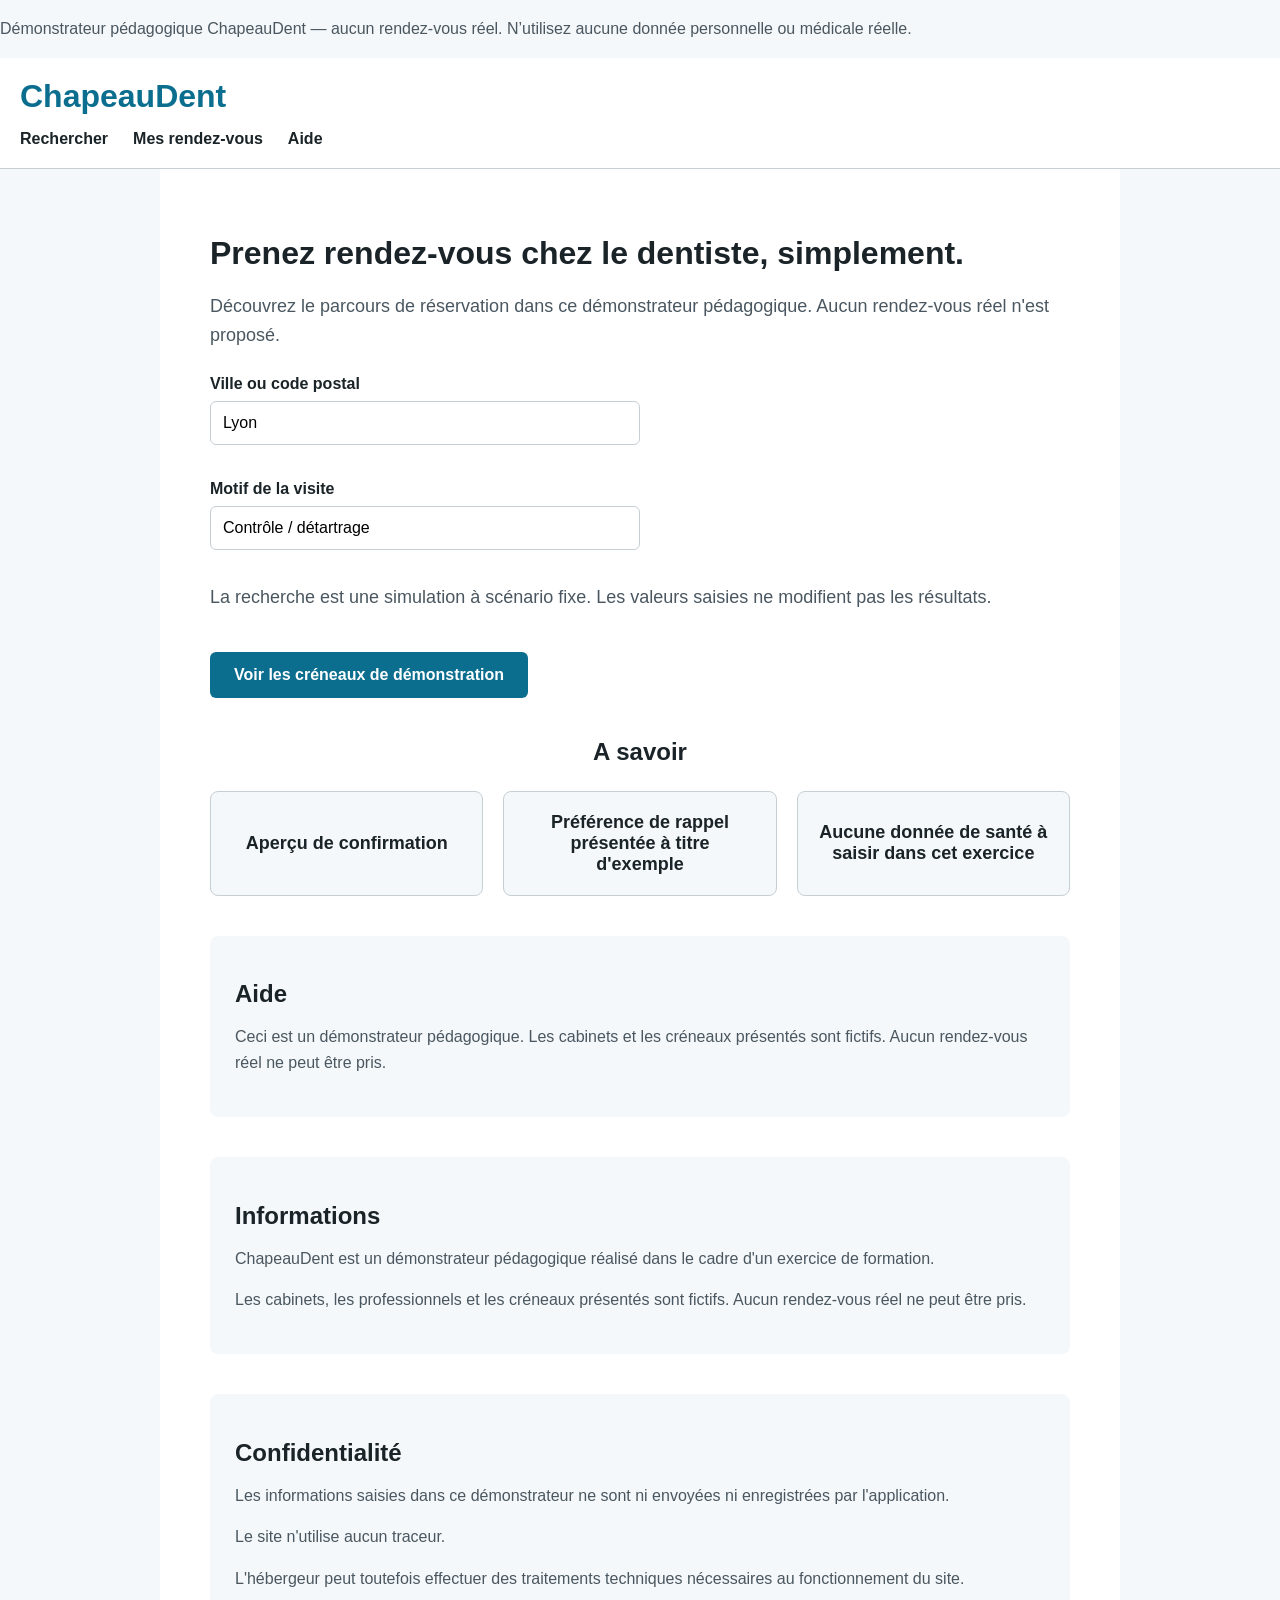
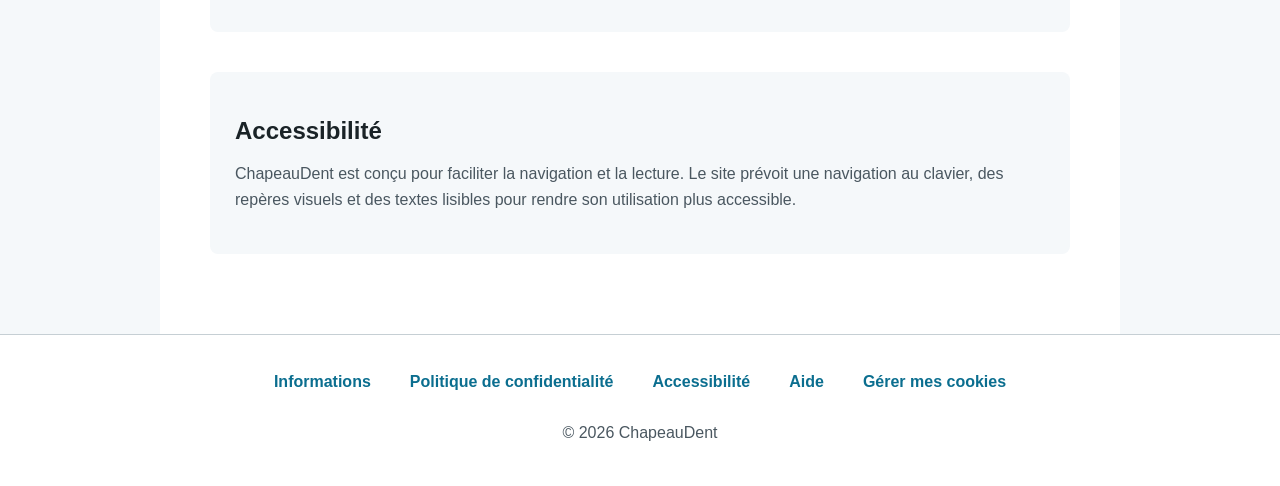
<file: index.html>
<!DOCTYPE html>
<html lang="fr">

<head>
    <meta charset="UTF-8">
    <meta name="viewport" content="width=device-width, initial-scale=1.0">
    <title>Accueil - ChapeauDent</title>
    <link rel="stylesheet" href="assets/css/styles.css">
</head>

<body class="page-accueil">
    <!-- Avertissement -->
    <p> Démonstrateur pédagogique ChapeauDent — aucun rendez-vous réel. N’utilisez aucune donnée personnelle ou médicale
        réelle. </p>
    <!-- Lien pour acceder au contenu principal de la page -->
    <a href="#contenu-principal" class="lien-contenu">Aller au contenu principal</a>
    <header>
        <!-- Nom du site-->
        <h1>ChapeauDent</h1>
        <nav>
            <!-- Lien vers les différentes pages -->
            <a href="index.html#recherche">Rechercher</a>
            <a href="confirmation.html#mes-rendez-vous">Mes rendez-vous</a>
            <a href="index.html#aide">Aide</a>
        </nav>

    </header>
    <main id="contenu-principal">
        <!-- Présentation et recherche -->
        <section id="recherche">
            <h2 class="titre-accueil">Prenez rendez-vous chez le dentiste, simplement.</h2>
            <p>Découvrez le parcours de réservation dans ce démonstrateur pédagogique. Aucun rendez-vous réel n'est
                proposé.</p>
            <!-- Champ de recherche pour la ville/code postal-->
            <label for="ville">Ville ou code postal</label>
            <input type="text" id="ville" value="Lyon" class="champ-formulaire">
            <!-- Champ de recherche pour le motif de la visite -->
            <label for="motif">Motif de la visite</label>
            <input type="text" id="motif" value="Contrôle / détartrage" class="champ-formulaire">
            <p>La recherche est une simulation à scénario fixe. Les valeurs saisies ne modifient pas les résultats.</p>
            <!-- Bouton de recherche-->
            <a href="resultats.html" class="bouton-principal">Voir les créneaux de démonstration</a>
        </section>
        <!-- Elements de reassurance -->
        <section class="cartes-reassurance">
            <h2>A savoir</h2>
            <div class="grille-reassurance">
                <div>
                    <h3>Aperçu de confirmation</h3>
                </div>
                <div>
                    <h3>Préférence de rappel présentée à titre d'exemple</h3>
                </div>
                <div>
                    <h3>Aucune donnée de santé à saisir dans cet exercice</h3>
                </div>
            </div>
        </section>
        <!-- Section Aide -->
        <section id="aide" class="section-information">
            <h2>Aide</h2>
            <p>Ceci est un démonstrateur pédagogique. Les cabinets et les créneaux présentés sont fictifs. Aucun
                rendez-vous réel ne peut être pris. </p>
        </section>
        <!-- Section Informations -->
        <section id="informations" class="section-information">
            <h2>Informations</h2>
            <p>ChapeauDent est un démonstrateur pédagogique réalisé dans le cadre d'un exercice de formation.</p>
            <p>Les cabinets, les professionnels et les créneaux présentés sont fictifs. Aucun rendez-vous réel ne peut
                être pris.</p>
        </section>
        <!-- Section Confidentialité -->
        <section id="confidentialite" class="section-information">
            <h2>Confidentialité</h2>
            <p>Les informations saisies dans ce démonstrateur ne sont ni envoyées ni enregistrées par l'application.</p>
            <p>Le site n'utilise aucun traceur.</p>
            <p>L'hébergeur peut toutefois effectuer des traitements techniques nécessaires au fonctionnement du site.
            </p>
        </section>
        <!-- Section Accessibilité -->
        <section id="accessibilite" class="section-information">
            <h2>Accessibilité</h2>
            <p>ChapeauDent est conçu pour faciliter la navigation et la lecture. Le site prévoit une navigation au
                clavier, des repères visuels et des textes lisibles pour rendre son utilisation plus accessible.</p>
        </section>

    </main>
    <!-- Pied de page -->
    <footer class="pied-de-page">
        <nav>
            <a href="index.html#informations">Informations</a>
            <a href="index.html#confidentialite">Politique de confidentialité</a>
            <a href="index.html#accessibilite">Accessibilité</a>
            <a href="index.html#aide">Aide</a>
            <a href="composants.html#bandeau-cookies">Gérer mes cookies</a>
        </nav>
        <p>&copy; 2026 ChapeauDent</p>
    </footer>
</body>

</html>
</file>
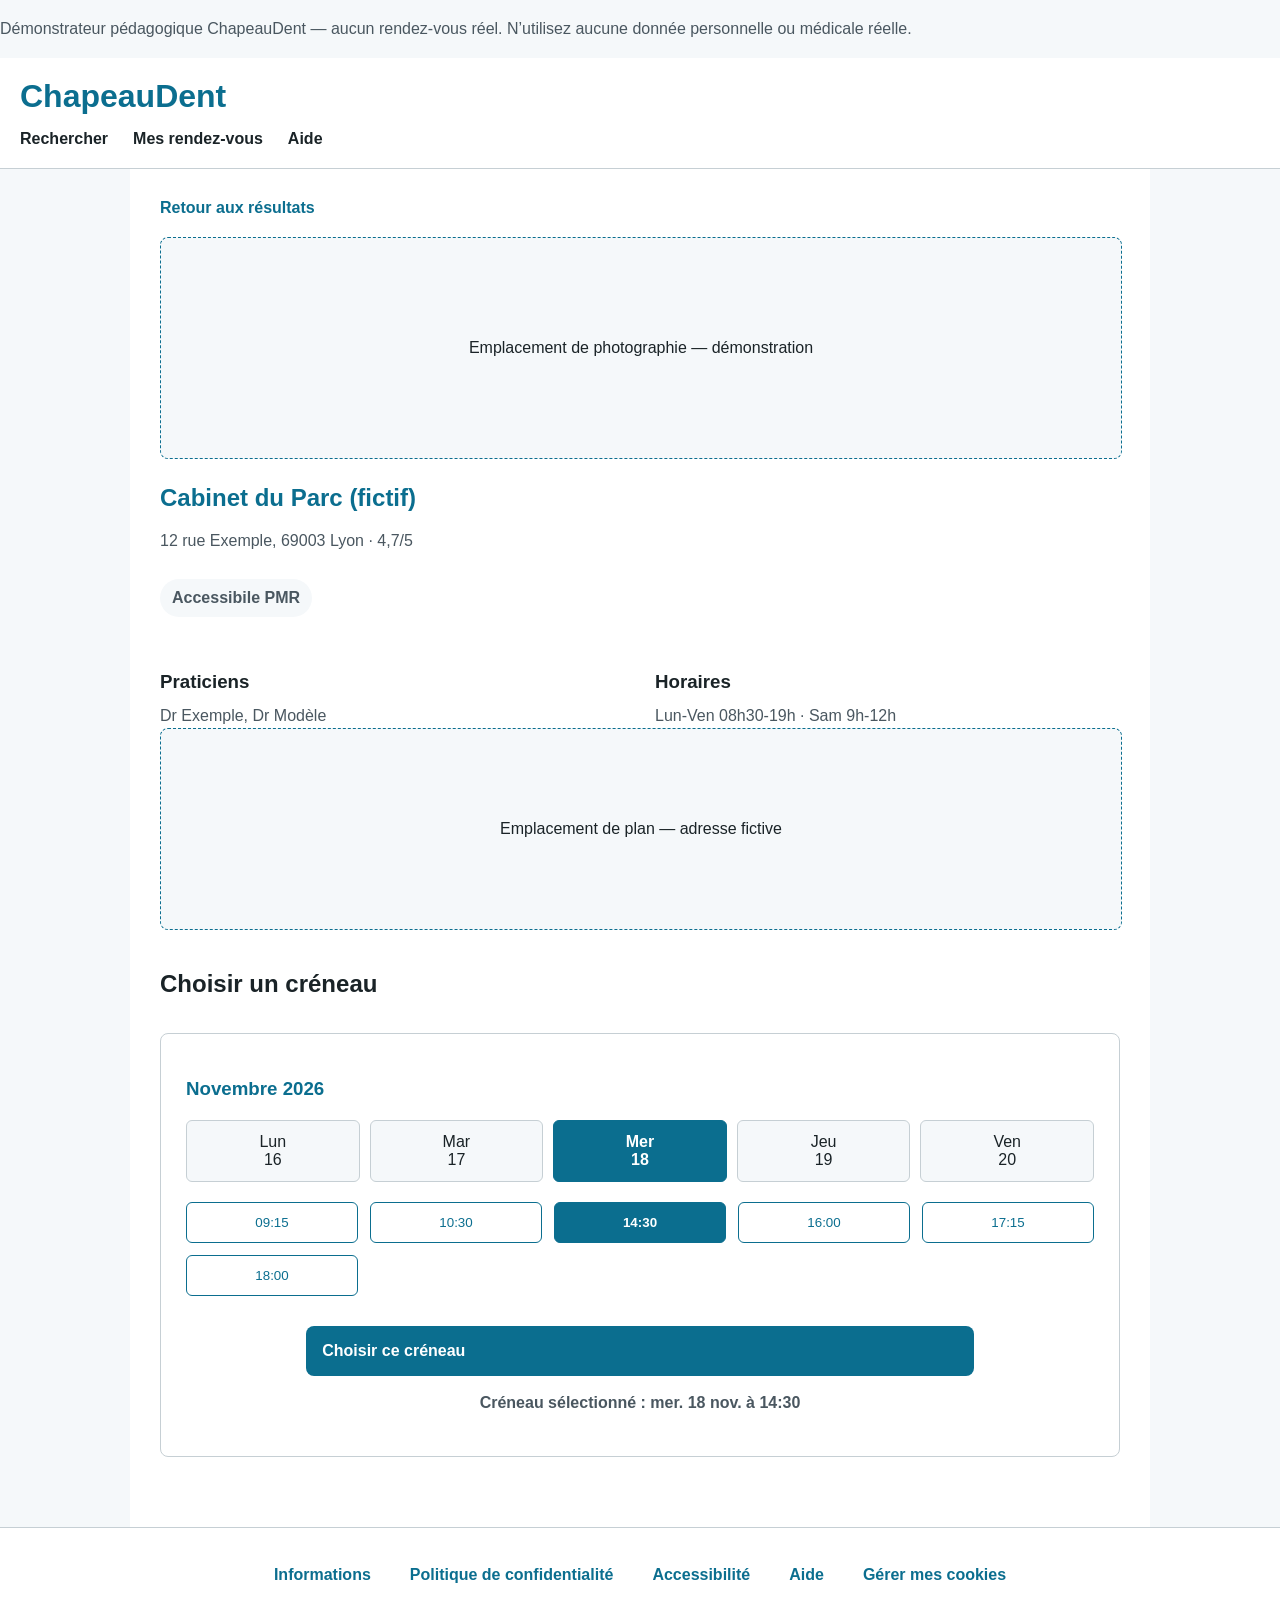
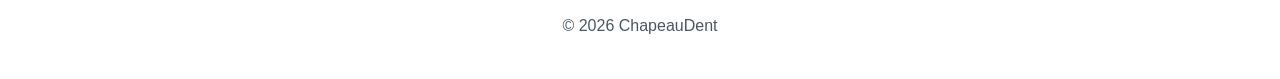
<file: cabinet.html>
<!DOCTYPE html>
<html lang="fr">

<head>
    <meta charset="UTF-8">
    <meta name="viewport" content="width=device-width, initial-scale=1.0">
    <link rel="stylesheet" href="assets/css/styles.css">
    <title>Cabinet du Parc - ChapeauDent</title>
</head>

<body class="page-cabinet">
    <!-- Avertissement -->
    <p> Démonstrateur pédagogique ChapeauDent — aucun rendez-vous réel. N’utilisez aucune donnée personnelle ou médicale
        réelle. </p>
    <!-- Lien pour acceder au contenu principal de la page -->
    <a href="#contenu-principal" class="lien-contenu">Aller au contenu principal</a>
    <header>
        <!-- Nom du site-->
        <h1>ChapeauDent</h1>
        <nav>
            <!-- Lien vers les différentes pages -->
            <a href="index.html#recherche">Rechercher</a>
            <a href="confirmation.html#mes-rendez-vous">Mes rendez-vous</a>
            <a href="index.html#aide">Aide</a>
        </nav>
    </header>
    <main id="contenu-principal">
        <a href="resultats.html" class="retour-resultats">Retour aux résultats</a>
        <!-- Présentation du cabinet -->
        <section class="presentation-cabinet">
            <!-- Emplacement de la photo du cabinet-->
            <div class="photo-cabinet">Emplacement de photographie — démonstration</div>
            <h2>Cabinet du Parc (fictif)</h2>
            <p>12 rue Exemple, 69003 Lyon · 4,7/5</p>
            <p class="acces-pmr">Accessibile PMR</p>
            <div class="infos-cabinet">
                <div>
                    <h3>Praticiens </h3>
                    <p>Dr Exemple, Dr Modèle</p>
                </div>
                <div>
                    <h3>Horaires</h3>
                    <p>Lun-Ven 08h30-19h · Sam 9h-12h</p>
                </div>

            </div>
            <!-- Emplacement plan d'accès -->
            <div class="plan-acces">Emplacement de plan — adresse fictive</div>
        </section>

        <section class="creneaux-cabinet">
            <h2>Choisir un créneau</h2>
            <!-- Calendrier -->
            <div class="calendrier">
                <h3>Novembre 2026</h3>
                <div class="jours-calendrier">
                    <span>Lun<br>16</span>
                    <span>Mar<br>17</span>
                    <span class="jour-selectionne">Mer<br>18</span>
                    <span>Jeu<br>19</span>
                    <span>Ven<br>20</span>
                </div>
                <div class="grille-horaires">
                    <button type="button">09:15</button>
                    <button type="button">10:30</button>
                    <button class="creneau-actif" type="button">14:30</button>
                    <button type="button">16:00</button>
                    <button type="button">17:15</button>
                    <button type="button">18:00</button>
                </div>
                <!-- Bouton Choisir le créneau avec rappel créneau sélectionné -->
                <a href="rendez-vous.html" class="bouton-principal">Choisir ce créneau</a>
                <p class="creneau-selectionne">
                    Créneau sélectionné : mer. 18 nov. à 14:30
                </p>
            </div>
        </section>
    </main>
    <!-- Pied de page -->
    <footer class="pied-de-page">
        <nav>
            <a href="index.html#informations">Informations</a>
            <a href="index.html#confidentialite">Politique de confidentialité</a>
            <a href="index.html#accessibilite">Accessibilité</a>
            <a href="index.html#aide">Aide</a>
            <a href="composants.html#bandeau-cookies">Gérer mes cookies</a>
        </nav>
        <p>&copy; 2026 ChapeauDent</p>
    </footer>
</body>

</html>
</file>
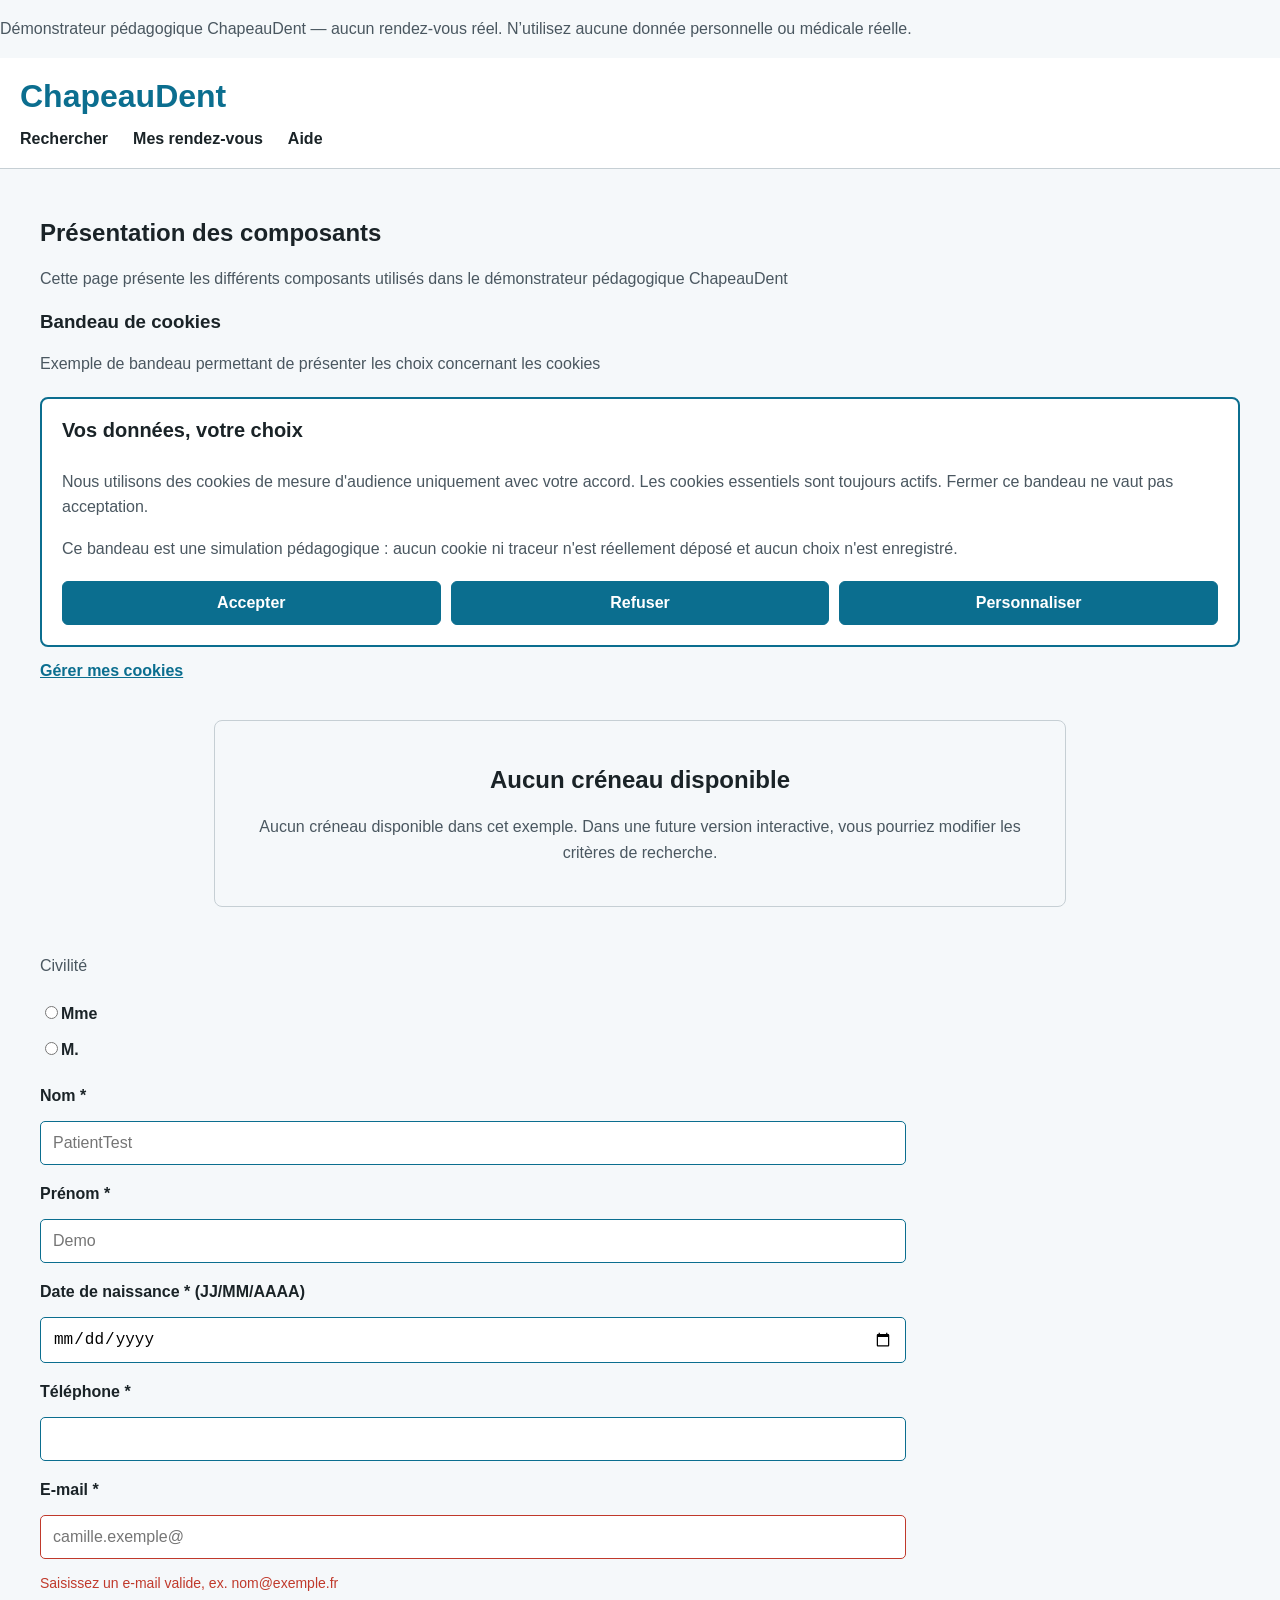
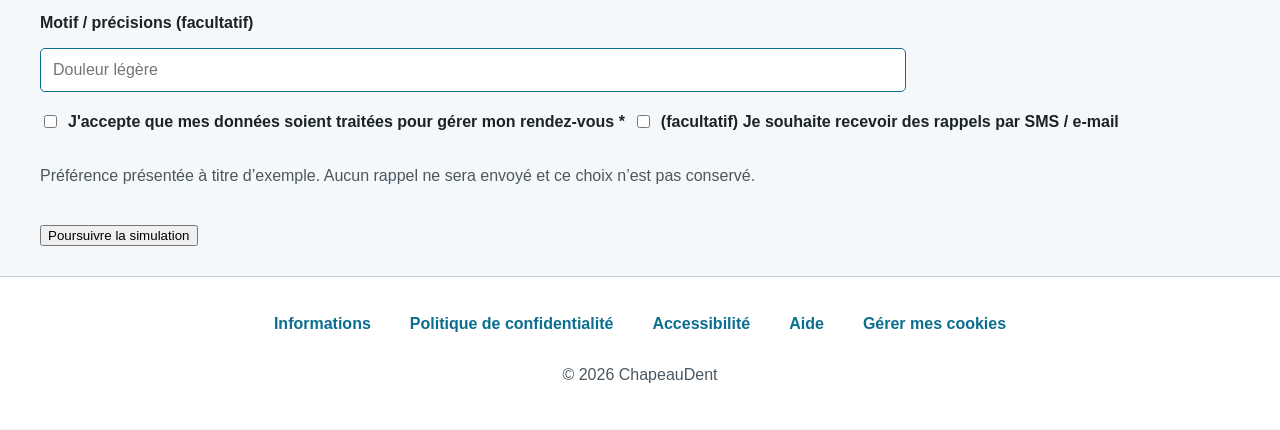
<file: composants.html>
<!DOCTYPE html>
<html lang="fr">

<head>
    <meta charset="UTF-8">
    <meta name="viewport" content="width=device-width, initial-scale=1.0">
    <link rel="stylesheet" href="assets/css/styles.css">
    <title>ChapeauDent - Composants</title>
</head>

<body>
    <!-- Avertissement -->
    <p> Démonstrateur pédagogique ChapeauDent — aucun rendez-vous réel. N’utilisez aucune donnée personnelle ou médicale
        réelle. </p>
    <!-- Lien pour acceder au contenu principal de la page -->
    <a href="#contenu-principal" class="lien-contenu">Aller au contenu principal</a>
    <header>
        <!-- Nom du site-->
        <h1>ChapeauDent</h1>
        <nav>
            <!-- Lien vers les différentes pages -->
            <a href="index.html#recherche">Rechercher</a>
            <a href="confirmation.html#mes-rendez-vous">Mes rendez-vous</a>
            <a href="index.html#aide">Aide</a>
        </nav>
    </header>
    <!-- Contenu principal -->
    <main id="contenu-principal">
        <h2>Présentation des composants</h2>
        <p>Cette page présente les différents composants utilisés dans le démonstrateur pédagogique ChapeauDent</p>
        <!-- Présentation du bandeau de cookies -->
        <section>
            <h3>Bandeau de cookies</h3>
            <p>Exemple de bandeau permettant de présenter les choix concernant les cookies </p>
            <!-- Bandeau de cookies-->
            <div class="bandeau-cookies" id="bandeau-cookies">
                <h4>Vos données, votre choix</h4>
                <p>Nous utilisons des cookies de mesure d'audience uniquement avec votre accord. Les cookies essentiels
                    sont toujours actifs. Fermer ce bandeau ne vaut pas acceptation. </p>
                <p>Ce bandeau est une simulation pédagogique : aucun cookie ni traceur n'est réellement déposé et aucun
                    choix n'est enregistré.</p>
                <div class="choix-cookies">
                    <button type="button">Accepter</button>
                    <button type="button">Refuser</button>
                    <button type="button">Personnaliser</button>
                </div>

            </div>
            <a href="#bandeau-cookies">Gérer mes cookies</a>
        </section>
        <!-- Etat vide -->
        <section class="etat-vide">
            <h2>Aucun créneau disponible</h2>
            <p>Aucun créneau disponible dans cet exemple. Dans une future version interactive, vous pourriez modifier
                les critères de recherche.</p>
        </section>
        <!-- Formulaire Etat d'erreur -->
        <form action="confirmation.html" method="get">
            <div class="formulaire">
                <p>Civilité</p>
                <label>
                    <input type="radio" value="mme">Mme</label>
                <label>
                    <input type="radio" value="m">M.</label>
            </div>
            <div class="formulaire">
                <label for="nom">Nom *</label>
                <input type="text" id="nom" placeholder="PatientTest" required>
            </div>
            <div class="formulaire">
                <label for="prenom">Prénom *</label>
                <input type="text" id="prenom" placeholder="Demo" required>
            </div>
            <div class="formulaire">
                <label for="date-naissance">Date de naissance * (JJ/MM/AAAA)</label>
                <input type="date" id="date-naissance" placeholder="01/01/1950">
            </div>
            <div class="formulaire">
                <label for="telephone">Téléphone *</label>
                <input type="tel" id="telephone">
            </div>
            <div class="formulaire">
                <label for="email">E-mail *</label>
                <input type="email" id="email" placeholder="camille.exemple@" class="champ-erreur">
                <p class="message-erreur">Saisissez un e-mail valide, ex. nom@exemple.fr</p>
            </div>
            <div class="formulaire">
                <label for="motif">Motif / précisions (facultatif)</label>
                <input type="text" id="motif" placeholder="Douleur légère">
            </div>
            <!-- Préférence de rappel -->
            <div class="formulaire">
                <label>
                    <input type="checkbox">J'accepte que mes données soient traitées pour gérer mon rendez-vous *
                    <input type="checkbox">(facultatif) Je souhaite recevoir des rappels par SMS / e-mail
                </label>
                <p class="texte-info">Préférence présentée à titre d’exemple. Aucun rappel ne sera envoyé et ce
                    choix n’est pas conservé.
                </p>
            </div>
            <button type="submit">Poursuivre la simulation</button>
        </form>
    </main>

    <!-- Pied de page -->
    <footer class="pied-de-page">
        <nav>
            <a href="index.html#informations">Informations</a>
            <a href="index.html#confidentialite">Politique de confidentialité</a>
            <a href="index.html#accessibilite">Accessibilité</a>
            <a href="index.html#aide">Aide</a>
            <a href="composants.html#bandeau-cookies">Gérer mes cookies</a>
        </nav>
        <p>&copy; 2026 ChapeauDent</p>
    </footer>
</body>

</html>
</file>
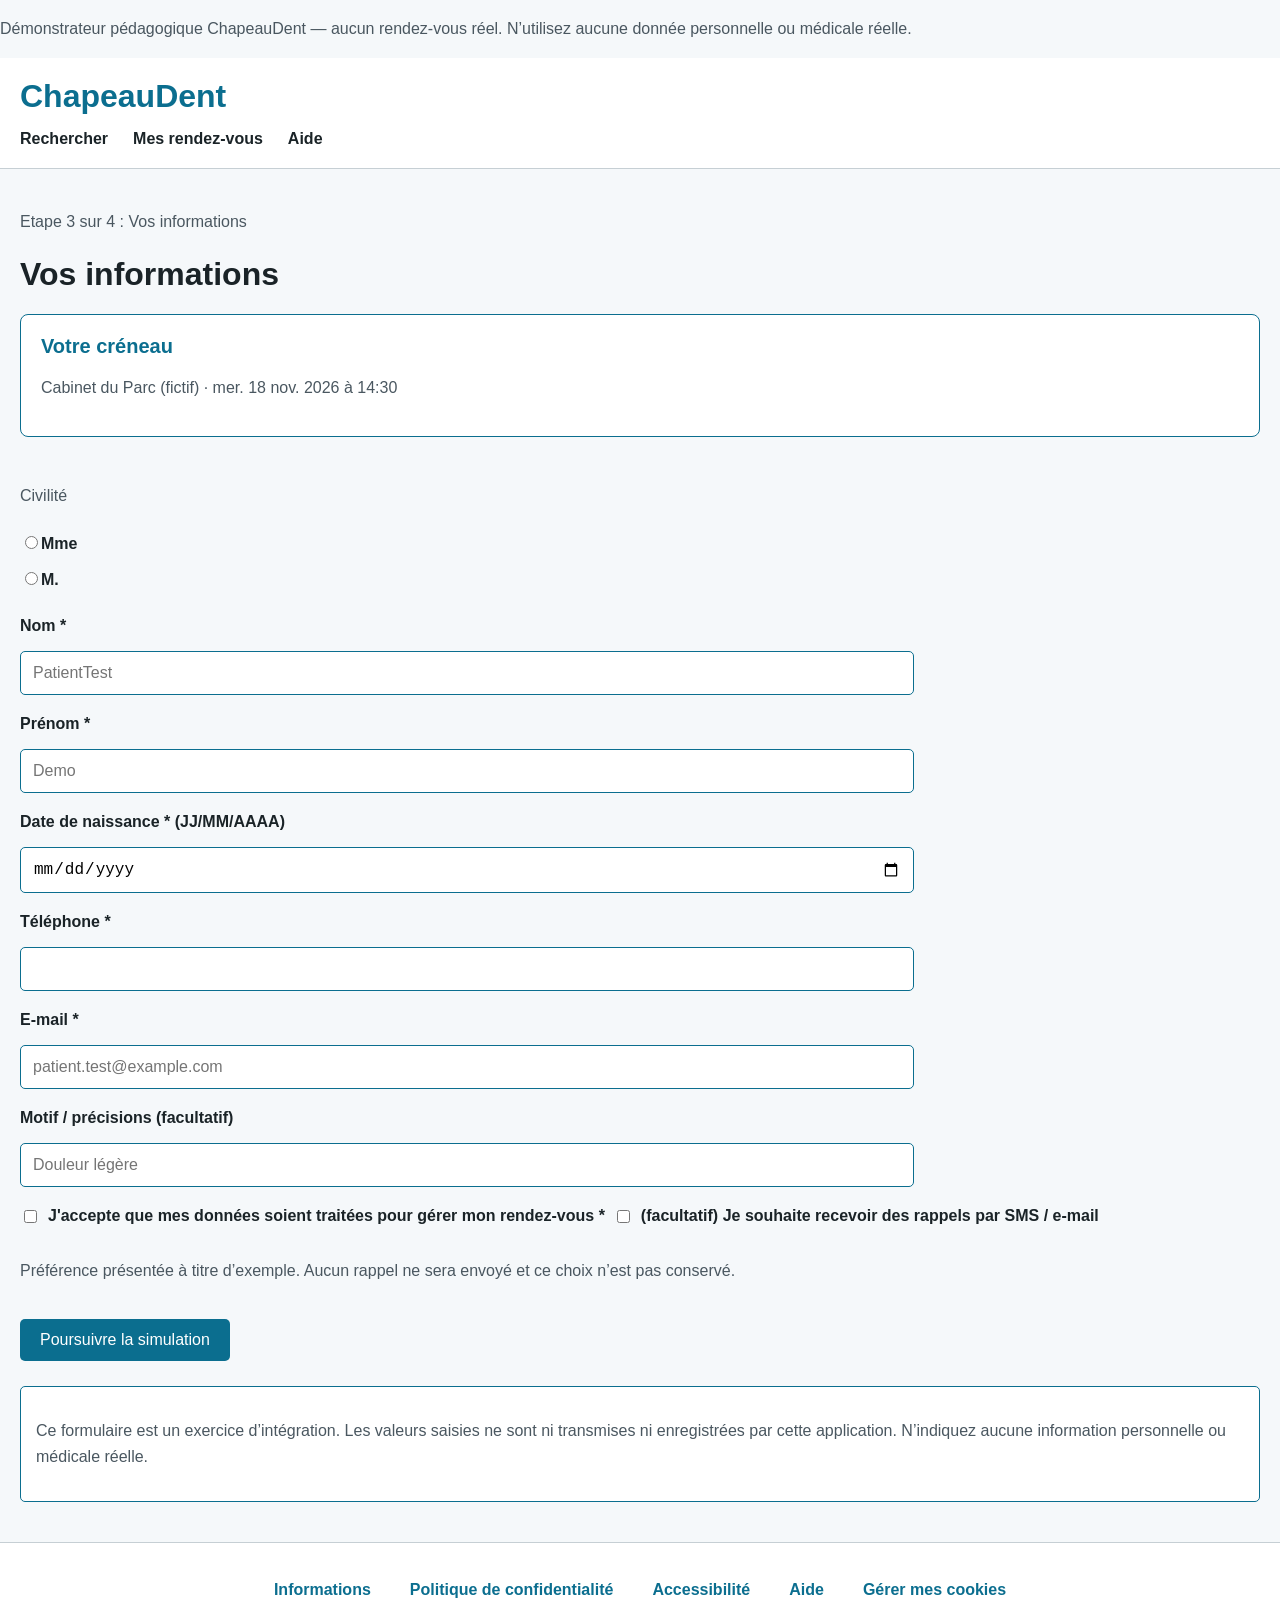
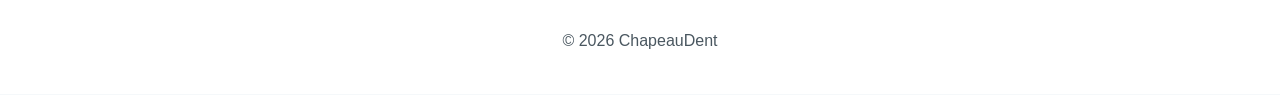
<file: rendez-vous.html>
<!DOCTYPE html>
<html lang="fr">

<head>
    <meta charset="UTF-8">
    <meta name="viewport" content="width=device-width, initial-scale=1.0">
    <link rel="stylesheet" href="assets/css/styles.css">
    <title> Vos informations - ChapeauDent</title>
</head>

<body class="page-rendez-vous">
    <!-- Avertissement -->
    <p> Démonstrateur pédagogique ChapeauDent — aucun rendez-vous réel. N’utilisez aucune donnée personnelle ou médicale
        réelle. </p>
    <!-- Lien pour acceder au contenu principal de la page -->
    <a href="#contenu-principal" class="lien-contenu">Aller au contenu principal</a>
</body>
<header>
    <!-- Nom du site-->
    <h1>ChapeauDent</h1>
    <nav>
        <!-- Lien vers les différentes pages -->
        <a href="index.html#recherche">Rechercher</a>
        <a href="confirmation.html#mes-rendez-vous">Mes rendez-vous</a>
        <a href="index.html#aide">Aide</a>
    </nav>
</header>
<main id="contenu-principal">
    <!-- Etape du parcours -->
    <p>Etape 3 sur 4 : Vos informations</p>
    <h1>Vos informations</h1>
    <div class="recapitulatif-creneau">
        <h2>Votre créneau</h2>
        <p>Cabinet du Parc (fictif) · mer. 18 nov. 2026 à 14:30</p>
    </div>
    <!-- Formulaire -->
    <form action="confirmation.html" method="get">
        <div class="formulaire">
            <p>Civilité</p>
            <label>
                <input type="radio" value="mme">Mme</label>
            <label>
                <input type="radio" value="m">M.</label>
        </div>
        <div class="formulaire">
            <label for="nom">Nom *</label>
            <input type="text" id="nom" placeholder="PatientTest" required>
        </div>
        <div class="formulaire">
            <label for="prenom">Prénom *</label>
            <input type="text" id="prenom" placeholder="Demo" required>
        </div>
        <div class="formulaire">
            <label for="date-naissance">Date de naissance * (JJ/MM/AAAA)</label>
            <input type="date" id="date-naissance" placeholder="01/01/1950">
        </div>
        <div class="formulaire">
            <label for="telephone">Téléphone *</label>
            <input type="tel" id="telephone">
        </div>
        <div class="formulaire">
            <label for="email">E-mail *</label>
            <input type="email" id="email" placeholder="patient.test@example.com" required>
        </div>
        <div class="formulaire">
            <label for="motif">Motif / précisions (facultatif)</label>
            <input type="text" id="motif" placeholder="Douleur légère">
        </div>
        <!-- Préférence de rappel -->
        <div class="formulaire">
            <label>
                <input type="checkbox">J'accepte que mes données soient traitées pour gérer mon rendez-vous *
                <input type="checkbox">(facultatif) Je souhaite recevoir des rappels par SMS / e-mail
            </label>
            <p class="texte-info">Préférence présentée à titre d’exemple. Aucun rappel ne sera envoyé et ce
                choix n’est pas conservé.
            </p>
        </div>
        <button type="submit">Poursuivre la simulation</button>
    </form>
    <div class="panneau-information">
        <p>Ce formulaire est un exercice d’intégration. Les valeurs saisies ne sont ni transmises ni enregistrées par
            cette application. N’indiquez aucune information personnelle ou médicale réelle.</p>
    </div>
</main>
<!-- Pied de page -->
<footer class="pied-de-page">
    <nav>
        <a href="index.html#informations">Informations</a>
        <a href="index.html#confidentialite">Politique de confidentialité</a>
        <a href="index.html#accessibilite">Accessibilité</a>
        <a href="index.html#aide">Aide</a>
        <a href="composants.html#bandeau-cookies">Gérer mes cookies</a>
    </nav>
    <p>&copy; 2026 ChapeauDent</p>
</footer>

</html>
</file>
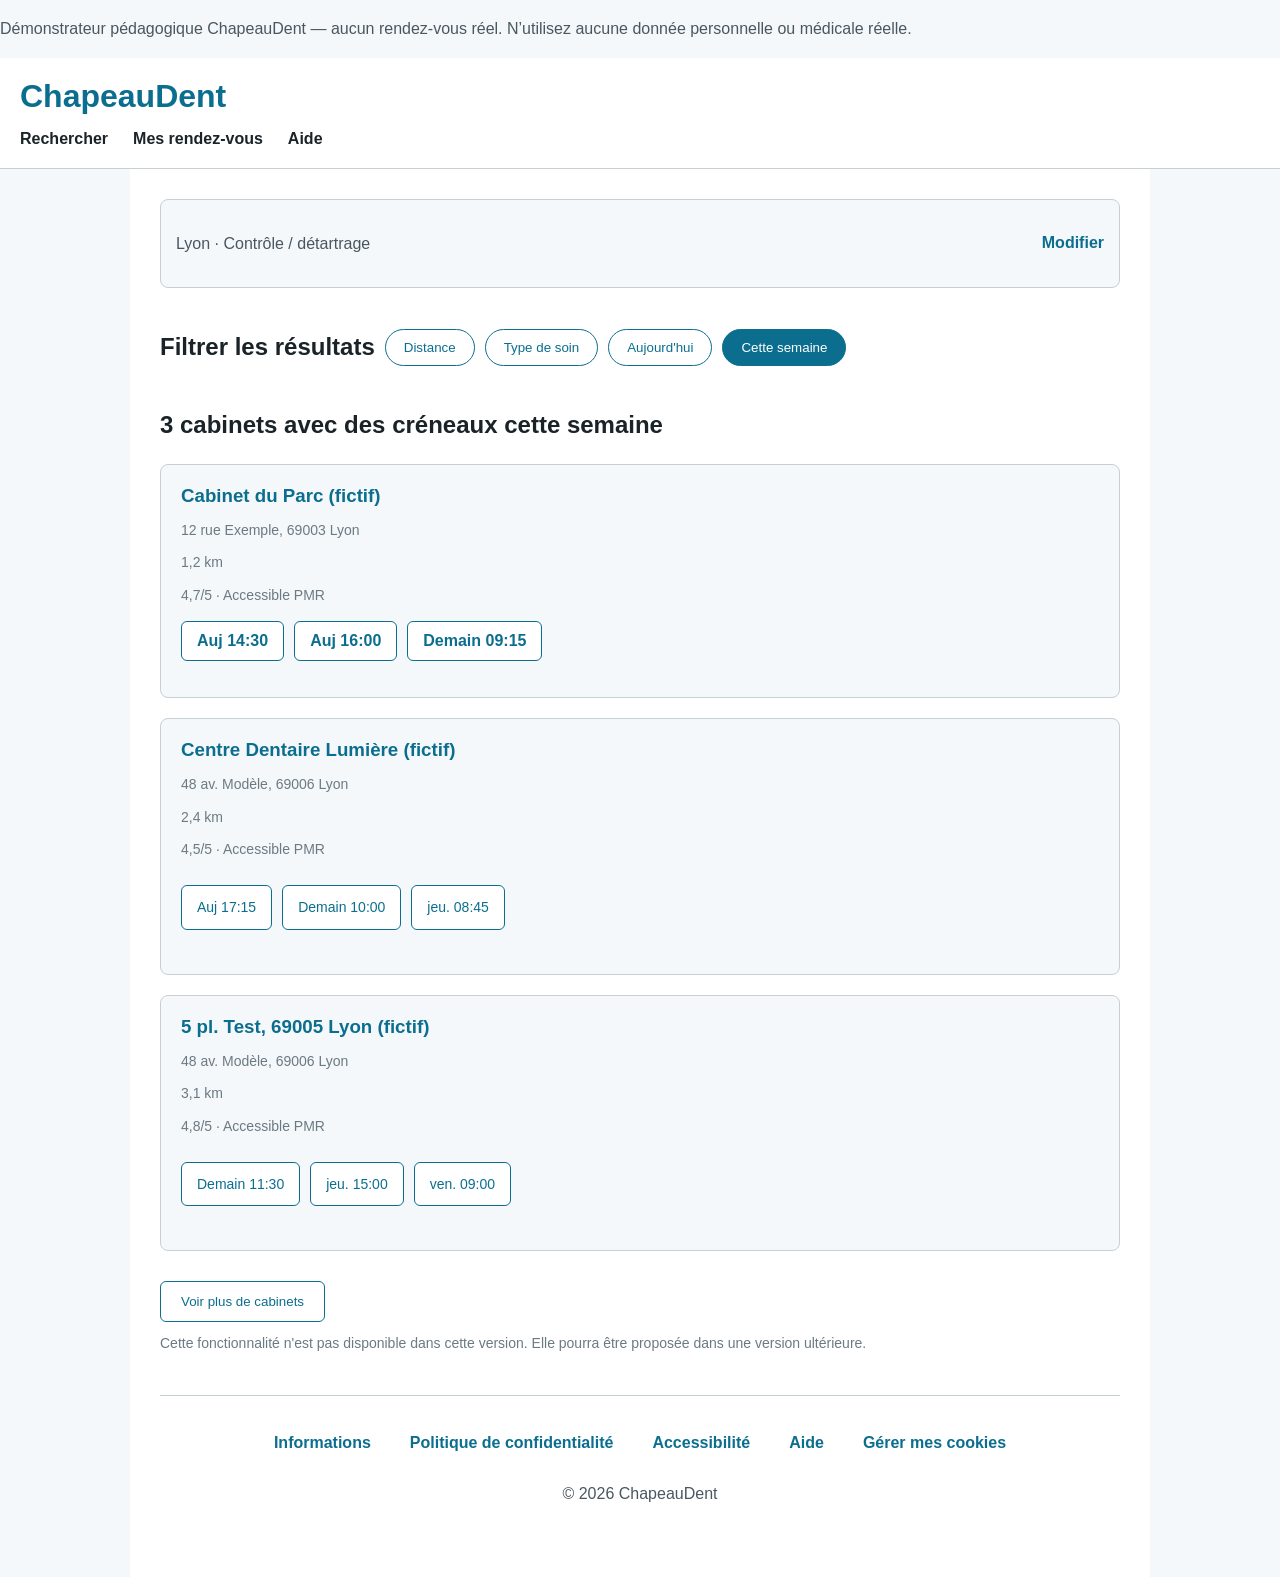
<file: resultats.html>
<!DOCTYPE html>
<html lang="fr">

<head>
    <meta charset="UTF-8">
    <meta name="viewport" content="width=device-width, initial-scale=1.0">
    <link rel="stylesheet" href="assets/css/styles.css">
    <title>Résultat de recherche - ChapeauDent</title>
</head>

<body class="page-resultat">
    <!-- Avertissement -->
    <p> Démonstrateur pédagogique ChapeauDent — aucun rendez-vous réel. N’utilisez aucune donnée personnelle ou médicale
        réelle. </p>
    <!-- Lien pour acceder au contenu principal de la page -->
    <a href="#contenu-principal" class="lien-contenu">Aller au contenu principal</a>
    <header>
        <!-- Nom du site-->
        <h1>ChapeauDent</h1>
        <nav>
            <!-- Lien vers les différentes pages -->
            <a href="index.html#recherche">Rechercher</a>
            <a href="confirmation.html#mes-rendez-vous">Mes rendez-vous</a>
            <a href="index.html#aide">Aide</a>
        </nav>
    </header>
    <main id="contenu-principal">
        <!-- Rappel de la recherche -->
        <section class="rappel-recherche">
            <p>Lyon · Contrôle / détartrage</p>
            <a href="index.html#recherche">Modifier</a>
        </section>
        <!-- Filtres de recherche -->
        <section class="filtres-recherche">
            <h2>Filtrer les résultats</h2>
            <button type="button">Distance</button>
            <button type="button">Type de soin</button>
            <button type="button">Aujourd'hui</button>
            <button type="button" class="filtre-actif">Cette semaine</button>
        </section>
        <!-- Titre de la liste des résultats -->
        <section class="liste-resultats">
            <h2>3 cabinets avec des créneaux cette semaine</h2>
            <!-- Cabinet du Parc
                 J'utilise article pour regrouper toutes les informations d'un cabinet dans un seul element -->
            <article class="carte-cabinet">
                <h3>Cabinet du Parc (fictif)</h3>
                <p>12 rue Exemple, 69003 Lyon</p>
                <p>1,2 km</p>
                <p>4,7/5 · Accessible PMR</p>
                <!-- Créneaux disponible -->
                <ul>
                    <li><a href="cabinet.html">Auj 14:30</a></li>
                    <li><a href="cabinet.html">Auj 16:00</a></li>
                    <li><a href="cabinet.html">Demain 09:15</a></li>
                </ul>
            </article>
            <!-- Centre Dentaire Lumière -->
            <article class="carte-cabinet">
                <h3>Centre Dentaire Lumière (fictif)</h3>
                <p>48 av. Modèle, 69006 Lyon</p>
                <p>2,4 km</p>
                <p>4,5/5 · Accessible PMR</p>
                <!-- Créneaux disponible -->
                <ul>
                    <li>
                        <p>Auj 17:15</p>
                    </li>
                    <li>
                        <p>Demain 10:00</p>
                    </li>
                    <li>
                        <p>jeu. 08:45</p>
                    </li>
                </ul>
            </article>
            <!-- Cabinet Saint-Jean -->
            <article class="carte-cabinet">
                <h3>5 pl. Test, 69005 Lyon (fictif)</h3>
                <p>48 av. Modèle, 69006 Lyon</p>
                <p>3,1 km</p>
                <p>4,8/5 · Accessible PMR</p>
                <!-- Créneaux disponible -->
                <ul>
                    <li>
                        <p>Demain 11:30</p>
                    </li>
                    <li>
                        <p>jeu. 15:00</p>
                    </li>
                    <li>
                        <p>ven. 09:00</p>
                    </li>
                </ul>
            </article>
            <!-- Bouton "Voir plus de résultat" - désactivé -->
            <button type="button" disabled>Voir plus de cabinets</button>
            <p>Cette fonctionnalité n'est pas disponible dans cette version. Elle pourra être proposée dans une version
                ultérieure.</p>
        </section>
        <!-- Pied de page -->
        <footer class="pied-de-page">
            <nav>
                <a href="index.html#informations">Informations</a>
                <a href="index.html#confidentialite">Politique de confidentialité</a>
                <a href="index.html#accessibilite">Accessibilité</a>
                <a href="index.html#aide">Aide</a>
                <a href="composants.html#bandeau-cookies">Gérer mes cookies</a>
            </nav>
            <p>&copy; 2026 ChapeauDent</p>
        </footer>
    </main>
</body>

</html>
</file>
<file: assets/css/styles.css>
/* Couleurs principal du site */
:root {
  /* Couleurs principales */
  --couleur-principale: #0b6e8f;
  --couleur-principale-foncee: #08526b;
  /* Couleurs secondaires */
  --couleur-secondaire: #2e9e7b;
  --couleur-secondaire-foncee: #1f7a5c;
  /* Couleurs du texte */
  --couleur-texte: #1a2327;
  --couleur-texte-secondaire: #4a5760;
  --couleur-texte-discret: #6b7a83;
  /* Couleurs des fonds et des bordures */
  --couleur-bordure: #c6cfd4;
  --couleur-fond: #f5f8fa;
  --couleur-blanche: #ffffff;
  /* Couleurs des messages */
  --couleur-erreur: #c0392b;
  --couleur-succes: #1e8e5a;
  --couleur-texte-succes: #17744a;
}

/* Style général du site */
body {
  margin: 0;
  font-family: Arial, sans-serif;
  font-size: 16px;
  color: var(--couleur-texte);
  background-color: var(--couleur-fond);
}
/* Liens d'accès direct au contenu */
.lien-contenu {
  position: absolute;
  left: -9999px;
}
/* Pour acceder au lien "Aller au contenu principal" en appuyant sur la touche TAB*/
.lien-contenu:focus {
  left: 10px;
  top: 10px;
  z-index: 1000;
  padding: 12px 16px;
  background-color: var(--couleur-principale);
  color: var(--couleur-blanche);
  border-radius: 6px;
  text-decoration: none;
}
/* Titres */
h1,
h2,
h3 {
  color: var(--couleur-texte);
}
/* Paragraphes */
p {
  color: var(--couleur-texte-secondaire);
  line-height: 1.6;
}

/* Mise en page générale */
main {
  max-width: 1200px;
  margin: 0 auto;
  padding: 30px 20px;
}
/* Sections */
section {
  margin-bottom: 40px;
}

/* En-tête du site */
header {
  background-color: var(--couleur-blanche);
  padding: 20px;
  border-bottom: 1px solid var(--couleur-bordure);
}
/* Nom du site */
header h1 {
  color: var(--couleur-principale);
  margin: 0 0 15px;
}
/* Menu de navigation */
header nav {
  display: flex;
  gap: 25px;
}
/* Liens du menu */
header nav a {
  color: var(--couleur-texte);
  text-decoration: none;
  font-weight: bold;
}
/* Survol des liens */
header nav a:hover {
  color: var(--couleur-principale);
}

/* Liens d'actions */
main a {
  color: var(--couleur-principale);
  font-weight: bold;
}
/* Survol des liens d'actions */
main a:hover {
  color: var(--couleur-principale-foncee);
}

/* Bouton principal */
.bouton-principal {
  display: inline-block;
  background-color: var(--couleur-principale);
  color: var(--couleur-blanche);
  padding: 14px 24px;
  border-radius: 6px;
  text-decoration: none;
  font-weight: bold;
}

/* Survol du bouton */
main a.bouton-principal:hover {
  background-color: var(--couleur-principale-foncee);
  color: var(--couleur-blanche);
}
/* Champs de formulaire */
.champ-formulaire {
  width: 50%;
  padding: 12px;
  border: 1px solid var(--couleur-bordure);
  border-radius: 6px;
  font-size: 16px;
  box-sizing: border-box;
}
/* Focus des champs */
.champ-formulaire:focus {
  outline: 2px solid var(--couleur-principale);
  outline-offset: 2px;
}
/* Etiquettes des champs */
label {
  display: block;
  margin-bottom: 8px;
  font-weight: bold;
  color: var(--couleur-texte);
}
/* Mise en page de la page d'accueil */
.page-accueil main {
  width: 75%;
  max-width: 1000px;
  margin: 0 auto;
  padding: 40px 50px;
  background-color: var(--couleur-blanche);
  box-sizing: border-box;
}
/* Titre principal de l'accueil */
.titre-accueil {
  font-size: 32px;
  font-weight: bold;
  color: var(--couleur-texte);
  margin-bottom: 20px;
}
/* Espacement des champs du formulaire */
#recherche label {
  margin-top: 20px;
}
/* Espacement entre les champs */
#recherche .champ-formulaire {
  margin-bottom: 15px;
}
/* Espacement du bouton principal */
#recherche .bouton-principal {
  margin-top: 15px;
}
/* Texte de présentation de l'accueil */
#recherche p {
  font-size: 18px;
  margin-bottom: 25px;
}
/* Cartes de réassurances */
.grille-reassurance {
  display: grid;
  grid-template-columns: repeat(3, 1fr);
  gap: 20px;
}
/* Apparences des cartes de réassurance */
.grille-reassurance > div {
  background-color: var(--couleur-fond);
  border: 1px solid var(--couleur-bordure);
  border-radius: 8px;
  padding: 20px;
  text-align: center;
  display: flex;
  flex-direction: column;
  justify-content: center;
}
/* Titres des cartes de réassurance */
.grille-reassurance h3 {
  font-size: 18px;
  color: var(--couleur-texte);
  margin: 0;
}
/* Titre section A savoir */
.cartes-reassurance h2 {
  font-size: 24px;
  font-weight: bold;
  text-align: center;
  color: var(--couleur-texte);
  margin-bottom: 25px;
}
/* Présentation des sections d'informations */
.section-information {
  margin-top: 40px;
  padding: 25px;
  background-color: var(--couleur-fond);
  border-radius: 8px;
}
/* Titres des sections d'informations */
.section-information h2 {
  font-size: 24px;
  color: var(--couleur-texte);
  margin-bottom: 15px;
}
/* Paragraphes des sections d'informations */
.section-information p {
  font-size: 16px;
  line-height: 1.6;
}
/* Pied de page */
.pied-de-page {
  background-color: var(--couleur-blanche);
  border-top: 1px solid var(--couleur-bordure);
  padding: 25px 20px;
  text-align: center;
}
.pied-de-page nav {
  display: flex;
  justify-content: center;
  flex-wrap: wrap;
  gap: 15px;
}
.pied-de-page nav a {
  display: inline-flex;
  align-items: center;
  min-height: 44px;
  padding: 0 12px;
  color: var(--couleur-principale);
  text-decoration: none;
  font-weight: bold;
  border-radius: 6px;
}
.pied-de-page nav a:hover {
  background-color: var(--couleur-fond);
  color: var(--couleur-principale-foncee);
  text-decoration: underline;
}

/* PAGE COMPOSANTS 

Bandeau de cookies */
.bandeau-cookies {
  background-color: var(--couleur-blanche);
  border: 2px solid var(--couleur-principale);
  border-radius: 8px;
  padding: 20px;
  margin-top: 20px;
}
.bandeau-cookies h4 {
  color: var(--couleur-texte);
  font-size: 20px;
  margin-top: 0;
}
.choix-cookies {
  display: flex;
  flex-wrap: wrap;
  gap: 10px;
  margin-top: 20px;
}
.choix-cookies button {
  flex: 1;
  min-height: 44px;
  padding: 12px;
  border: 1px solid var(--couleur-principale);
  border-radius: 6px;
  background-color: var(--couleur-principale);
  color: var(--couleur-blanche);
  font-size: 16px;
  font-weight: bold;
  cursor: pointer;
}
#bandeau-cookies + a {
  display: inline-block;
  margin-top: 15px;
  color: var(--couleur-principale);
  font-weight: bold;
}
.bandeau-cookies p {
  margin-bottom: 12px;
  line-height: 1.6;
}
/* Etat vide */
.etat-vide {
  padding: 25px;
  margin: 30px auto;
  max-width: 800px;
  border: 1px solid var(--couleur-bordure);
  border-radius: 8px;
  background-color: var(--couleur-fond);
  text-align: center;
}

/* PAGE RESULTAT 

 Contenu principal de la page resultats*/
.page-resultat main {
  width: 75%;
  max-width: 1000px;
  margin: 0 auto;
  padding: 30px;
  background-color: var(--couleur-blanche);
}

/* Rappel de la recherche */
.rappel-recherche {
  display: flex;
  justify-content: space-between;
  align-items: center;
  padding: 15px;
  margin-bottom: 25px;
  background-color: var(--couleur-fond);
  border-radius: 8px;
  border: 1px solid var(--couleur-bordure);
}
.rappel-recherche a {
  text-decoration: none;
  color: var(--couleur-principale);
}
/* Filtres de recherche */
.filtres-recherche {
  display: flex;
  align-items: center;
  flex-wrap: wrap;
  gap: 10px;
  margin-bottom: 30px;
}

/* Boutons filtres*/
.filtres-recherche button {
  padding: 10px 18px;
  border: 1px solid var(--couleur-principale);
  border-radius: 20px;
  background-color: var(--couleur-blanche);
  color: var(--couleur-principale);
  cursor: pointer;
}
/* Filtre sélectionné */
.filtres-recherche .filtre-actif {
  background-color: var(--couleur-principale);
  color: var(--couleur-blanche);
}
/* Survol des filtres */
.filtres-recherche button:hover {
  background-color: var(--couleur-principale);
  color: var(--couleur-blanche);
}
/* Titre liste des résultats */
.liste-resultats h2 {
  margin-bottom: 25px;
  color: var(--couleur-texte);
}
/* Cartes Cabinets */
.carte-cabinet {
  padding: 20px;
  margin-bottom: 20px;
  border: 1px solid var(--couleur-bordure);
  border-radius: 8px;
  background-color: var(--couleur-fond);
}
/* Titres cabinets */
.carte-cabinet h3 {
  margin-top: 0;
  margin-bottom: 12px;
  color: var(--couleur-principale);
}
/* Informations Cabinets */
.carte-cabinet p {
  margin: 8px 0;
  color: var(--couleur-texte-secondaire);
}
/* Listes créneaux */
.carte-cabinet ul {
  display: flex;
  flex-wrap: wrap;
  gap: 10px;
  padding: 0;
  margin-top: 15px;
  list-style: none;
}
.carte-cabinet li a {
  display: inline-block;
  padding: 10px 15px;
  border: 1px solid var(--couleur-principale);
  border-radius: 6px;
  background-color: var(--couleur-blanche);
  color: var(--couleur-principale);
  text-decoration: none;
}
.carte-cabinet li a:hover {
  background-color: var(--couleur-principale);
  color: var(--couleur-blanche);
}
.carte-cabinet li p {
  display: inline-block;
  padding: 10px 15px;
  border: 1px solid var(--couleur-principale);
  border-radius: 6px;
  background-color: var(--couleur-blanche);
  color: var(--couleur-principale);
  text-decoration: none;
  cursor: pointer;
}
.carte-cabinet li p:hover {
  background-color: var(--couleur-principale);
  color: var(--couleur-blanche);
}
/* Bouton voir plus de cabinets */
.liste-resultats > button {
  padding: 12px 20px;
  margin-top: 10px;
  border: 1px solid var(--couleur-principale);
  border-radius: 6px;
  background-color: var(--couleur-blanche);
  color: var(--couleur-principale);
  cursor: not-allowed;
}
.liste-resultats p {
  margin-top: 10px;
  color: var(--couleur-texte-discret);
  font-size: 14px;
}

/* PAGE CABINET 

Contenu principal de la page cabinet */
.page-cabinet main {
  width: 75%;
  max-width: 1000px;
  margin: 0 auto;
  padding: 30px;
  background-color: var(--couleur-blanche);
}
/*Retour aux résultats */
.retour-resultats {
  display: inline-block;
  margin-bottom: 20px;
  color: var(--couleur-principale);
  text-decoration: none;
  font-weight: bold;
}

/*Emplacement de photographie */
.photo-cabinet {
  width: 100%;
  min-height: 220px;
  display: flex;
  align-items: center;
  justify-content: center;
  margin-bottom: 25px;
  background-color: var(--couleur-fond);
  border: 1px dashed var(--couleur-principale);
  border-radius: 8px;
  text-align: center;
}

.presentation-cabinet h2 {
  margin-bottom: 15px;
  color: var(--couleur-principale);
}
.presentation-cabinet p {
  margin-bottom: 10px;
}

.acces-pmr {
  display: inline-block;
  padding: 6px 12px;
  background-color: var(--couleur-fond);
  border-radius: 20px;
  font-weight: bold;
}
.infos-cabinet {
  display: flex;
  gap: 30px;
  margin-top: 25px;
  align-items: center;
}
.infos-cabinet p {
  flex: 1;
  margin: 0;
}
.infos-cabinet h3 {
  margin-bottom: 10px;
  color: var(--couleur-texte);
}
.infos-cabinet > div {
  flex: 1;
}
.plan-acces {
  width: 100%;
  min-height: 200px;
  display: flex;
  align-items: center;
  justify-content: center;
  margin-bottom: 25px;
  background-color: var(--couleur-fond);
  border: 1px dashed var(--couleur-principale);
  border-radius: 8px;
  text-align: center;
}

/*Calendrier du cabinet */

.calendrier {
  margin-top: 35px;
  padding: 25px;
  border: 1px solid var(--couleur-bordure);
  border-radius: 8px;
}

.calendrier h3 {
  margin-bottom: 20px;
  color: var(--couleur-principale);
}

.jours-calendrier {
  display: flex;
  justify-content: space-between;
  gap: 10px;
  margin-bottom: 20px;
}

.jours-calendrier span {
  flex: 1;
  padding: 12px 5px;
  background-color: var(--couleur-fond);
  border-radius: 6px;
  text-align: center;
  border: 1px solid var(--couleur-bordure);
  cursor: pointer;
}

.jours-calendrier .jour-selectionne {
  background-color: var(--couleur-principale);
  color: var(--couleur-blanche);
  border-color: var(--couleur-principale);
  font-weight: bold;
  cursor: pointer;
}
.jours-calendrier span:hover {
  background-color: var(--couleur-principale);
  color: var(--couleur-blanche);
  border-color: var(--couleur-principale);
}
/* Grille des horaires */
.grille-horaires {
  display: grid;
  grid-template-columns: repeat(5, 1fr);
  gap: 12px;
  margin-top: 20px;
}

.grille-horaires button {
  padding: 12px 18px;
  border: 1px solid var(--couleur-principale);
  border-radius: 6px;
  background-color: var(--couleur-blanche);
  color: var(--couleur-principale);
  cursor: pointer;
}

.grille-horaires button:hover {
  background-color: var(--couleur-principale);
  color: var(--couleur-blanche);
}

.grille-horaires .creneau-actif {
  background-color: var(--couleur-principale);
  color: var(--couleur-blanche);
  font-weight: bold;
}

.creneaux-cabinet .bouton-principal {
  display: block;
  width: 70%;
  margin: 30px auto 0;
  padding: 16px;
  align-items: center;
  border-radius: 8px;
}
.creneaux-cabinet p {
  line-height: 1.5;
}
.creneaux-cabinet .creneau-selectionne {
  margin-top: 15px;
  text-align: center;
  font-weight: bold;
}

/* PAGE RENDEZ-VOUS */

.page-rendez-vous main {
  max-width: 800pc;
  margin: 40px auto;
  padding: 0 20px;
}

.recapitulatif-creneau {
  margin-bottom: 30px;
  padding: 20px;
  background-color: var(--couleur-blanche);
  color: var(--couleur-texte);
  border: 1px solid var(--couleur-principale);
  border-radius: 8px;
}
.recapitulatif-creneau h2 {
  margin-top: 0;
  font-size: 20px;
  color: var(--couleur-principale);
}
.formulaire {
  display: flex;
  flex-direction: column;
  gap: 8px;
  margin-bottom: 20px;
}
.formulaire input:not([type="checkbox"]):not([type="radio"]) {
  padding: 12px;
  border: 1px solid var(--couleur-principale);
  border-radius: 5px;
  font-size: 16px;
  max-width: 70%;
}

.formulaire label {
  font-weight: 600;
}
.formulaire input[type="radio"],
.formulaire input [type="checkbox"] {
  width: auto;
}
.formulaire label:has(input[type="checkbox"]) {
  display: flex;
  align-items: center;
  gap: 8px;
}
.formulaire input:focus {
  outline: 2px solid var(--couleur-principale);
  outline-offset: 2px;
}
.page-rendez-vous button[type="submit"] {
  padding: 12px 20px;
  background-color: var(--couleur-principale);
  color: var(--couleur-blanche);
  border: none;
  border-radius: 5px;
  font-size: 16px;
  cursor: pointer;
}
.page-rendez-vous button[type="submit"]:hover {
  opacity: 0.85;
}
.page-rendez-vous .panneau-information {
  margin-top: 25px;
  padding: 15px;
  background-color: var(--couleur-blanche);
  border: 1px solid var(--couleur-principale);
  border-radius: 5px;
  color: var(--couleur-texte);
}
.champ-erreur {
  border: 1px solid var(--couleur-erreur) !important;
}
.message-erreur {
  color: var(--couleur-erreur);
  font-size: 14px;
  margin: 5px 0 0;
}

/* Adaptation mobile */
@media (max-width: 768px) {
  main {
    width: 100%;
    padding: 25px 20px;
    box-sizing: border-box;
  }
  header nav {
    flex-wrap: wrap;
    gap: 12px;
  }
  .champ-formulaire {
    width: 100%;
  }
  .grille-reassurance {
    grid-template-columns: 1fr;
  }
  .page-resultat main {
    width: 100%;
    padding: 20px;
  }
  .page-resultat .rappel-recherche {
    flex-wrap: wrap;
    gap: 10px;
  }
  .page-resultat .carte-cabinet {
    padding: 15px;
  }
  .page-resultat .carte-cabinet ul {
    gap: 8px;
  }
  .page-resultat .carte-cabinet li a {
    padding: 10px;
  }
  .page-cabinet main {
    width: 100%;
    padding: 20px;
  }
  .infos-cabinet {
    flex-direction: column;
    gap: 20px;
  }
  .grille-horaires {
    grid-template-columns: repeat(2, 1fr);
  }
  .page-cabinet .bouton-principal {
    width: 75%;
  }
  .page-cabinet header {
    flex-direction: column;
    align-items: center;
    gap: 15px;
    text-align: center;
  }
  .infos-cabinet {
    flex-direction: column;
    align-items: stretch;
    gap: 20px;
  }
}
</file>
